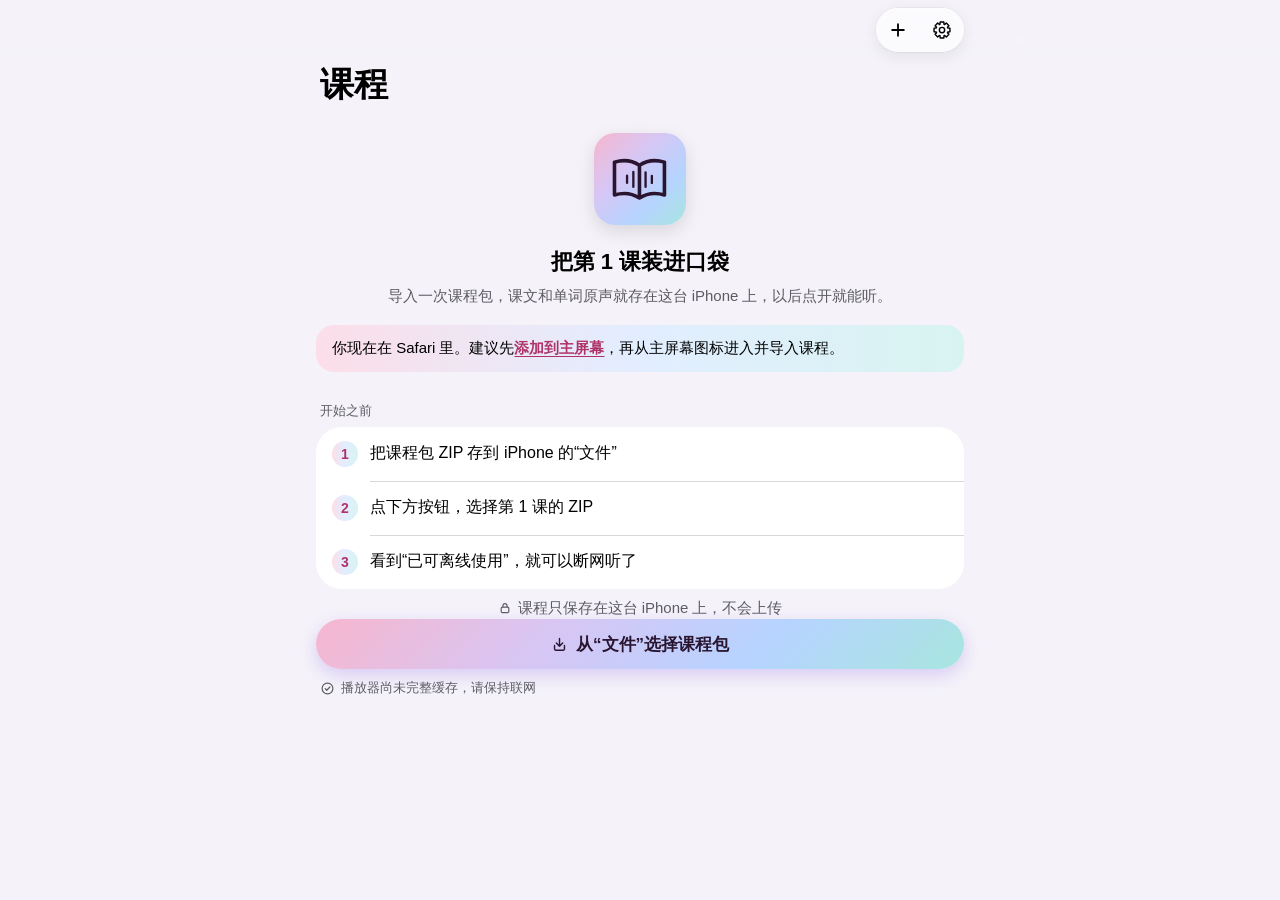
<file: index.html>
<!doctype html>
<html lang="zh-CN">
<head>
  <meta charset="utf-8">
  <meta name="viewport" content="width=device-width, initial-scale=1, viewport-fit=cover">
  <meta name="theme-color" content="#f5f3f9" media="(prefers-color-scheme: light)">
  <meta name="theme-color" content="#000000" media="(prefers-color-scheme: dark)">
  <meta name="apple-mobile-web-app-capable" content="yes">
  <meta name="apple-mobile-web-app-status-bar-style" content="default">
  <meta name="apple-mobile-web-app-title" content="日语随身听">
  <meta name="description" content="把课程留在手机里。首次导入，此后离线听日语。">
  <meta name="color-scheme" content="light dark">
  <link rel="manifest" href="./manifest.webmanifest">
  <link rel="apple-touch-icon" href="./icons/apple-touch-icon.png">
  <link rel="icon" type="image/svg+xml" href="./icon.svg">
  <link rel="stylesheet" href="./app.css">
  <title>日语随身听</title>
</head>
<body>
  <svg class="icon-defs" aria-hidden="true" xmlns="http://www.w3.org/2000/svg">
    <symbol id="i-play" viewBox="0 0 24 24"><path d="M7 4.6v14.8a1.1 1.1 0 0 0 1.7.93l11.6-7.4a1.1 1.1 0 0 0 0-1.86L8.7 3.67A1.1 1.1 0 0 0 7 4.6z" fill="currentColor"/></symbol>
    <symbol id="i-pause" viewBox="0 0 24 24"><rect x="6" y="4.5" width="4.2" height="15" rx="1.3" fill="currentColor"/><rect x="13.8" y="4.5" width="4.2" height="15" rx="1.3" fill="currentColor"/></symbol>
    <symbol id="i-forward" viewBox="0 0 24 24"><path d="M3 6.6v10.8a.8.8 0 0 0 1.25.66L12 12.9v4.5a.8.8 0 0 0 1.25.66l8.1-5.4a.8.8 0 0 0 0-1.32l-8.1-5.4A.8.8 0 0 0 12 6.6v4.5L4.25 5.94A.8.8 0 0 0 3 6.6z" fill="currentColor"/></symbol>
    <symbol id="i-next" viewBox="0 0 24 24"><path d="M5 5.6v12.8a.9.9 0 0 0 1.4.75l9.3-6.4a.9.9 0 0 0 0-1.5L6.4 4.85A.9.9 0 0 0 5 5.6z" fill="currentColor"/><rect x="17" y="5" width="2.6" height="14" rx="1.1" fill="currentColor"/></symbol>
    <symbol id="i-prev" viewBox="0 0 24 24"><path d="M19 5.6v12.8a.9.9 0 0 1-1.4.75l-9.3-6.4a.9.9 0 0 1 0-1.5l9.3-6.4A.9.9 0 0 1 19 5.6z" fill="currentColor"/><rect x="4.4" y="5" width="2.6" height="14" rx="1.1" fill="currentColor"/></symbol>
    <symbol id="i-back" viewBox="0 0 24 24"><path d="M15 5l-7 7 7 7" fill="none" stroke="currentColor" stroke-width="2.4" stroke-linecap="round" stroke-linejoin="round"/></symbol>
    <symbol id="i-down" viewBox="0 0 24 24"><path d="M5 9l7 7 7-7" fill="none" stroke="currentColor" stroke-width="2.4" stroke-linecap="round" stroke-linejoin="round"/></symbol>
    <symbol id="i-chevron" viewBox="0 0 24 24"><path d="M9 5l7 7-7 7" fill="none" stroke="currentColor" stroke-width="2.6" stroke-linecap="round" stroke-linejoin="round"/></symbol>
    <symbol id="i-close" viewBox="0 0 24 24"><path d="M6 6l12 12M18 6L6 18" fill="none" stroke="currentColor" stroke-width="2.6" stroke-linecap="round"/></symbol>
    <symbol id="i-plus" viewBox="0 0 24 24"><path d="M12 5v14M5 12h14" fill="none" stroke="currentColor" stroke-width="2.2" stroke-linecap="round"/></symbol>
    <symbol id="i-gear" viewBox="0 0 24 24"><path d="M9.62 5.1l.18-2.65h4.4l.18 2.65.82.34 1.99-1.75 3.12 3.12-1.75 1.99.34.82 2.65.18v4.4l-2.65.18-.34.82 1.75 1.99-3.12 3.12-1.99-1.75-.82.34-.18 2.65H9.8l-.18-2.65-.82-.34-1.99 1.75-3.12-3.12 1.75-1.99-.34-.82-2.65-.18V9.8l2.65-.18.34-.82-1.75-1.99 3.12-3.12 1.99 1.75z" fill="none" stroke="currentColor" stroke-width="1.7" stroke-linejoin="round"/><circle cx="12" cy="12" r="3.2" fill="none" stroke="currentColor" stroke-width="1.7"/></symbol>
    <symbol id="i-repeat" viewBox="0 0 24 24"><path d="M4 11V9.5A3.5 3.5 0 0 1 7.5 6H19M16 3l3 3-3 3M20 13v1.5a3.5 3.5 0 0 1-3.5 3.5H5M8 21l-3-3 3-3" fill="none" stroke="currentColor" stroke-width="2" stroke-linecap="round" stroke-linejoin="round"/></symbol>
    <symbol id="i-repeat-one" viewBox="0 0 24 24"><path d="M4 11V9.5A3.5 3.5 0 0 1 7.5 6H19M16 3l3 3-3 3M20 13v1.5a3.5 3.5 0 0 1-3.5 3.5H5M8 21l-3-3 3-3" fill="none" stroke="currentColor" stroke-width="2" stroke-linecap="round" stroke-linejoin="round"/><path d="M11 10.2l1.6-1v5.6" fill="none" stroke="currentColor" stroke-width="1.8" stroke-linecap="round" stroke-linejoin="round"/></symbol>
    <symbol id="i-once" viewBox="0 0 24 24"><path d="M3.5 12h13M12 7l5 5-5 5M20.5 5v14" fill="none" stroke="currentColor" stroke-width="2" stroke-linecap="round" stroke-linejoin="round"/></symbol>
    <symbol id="i-speaker" viewBox="0 0 24 24"><path d="M3.5 9.5h3l4.5-4v13l-4.5-4h-3z" fill="currentColor"/><path d="M15 9a4.5 4.5 0 0 1 0 6M18 6.5a8 8 0 0 1 0 11" fill="none" stroke="currentColor" stroke-width="1.9" stroke-linecap="round"/></symbol>
    <symbol id="i-import" viewBox="0 0 24 24"><path d="M12 3.5v11M7.5 10L12 14.5 16.5 10M5 13.5v5A1.5 1.5 0 0 0 6.5 20h11a1.5 1.5 0 0 0 1.5-1.5v-5" fill="none" stroke="currentColor" stroke-width="2" stroke-linecap="round" stroke-linejoin="round"/></symbol>
    <symbol id="i-check" viewBox="0 0 24 24"><circle cx="12" cy="12" r="8.6" fill="none" stroke="currentColor" stroke-width="1.9"/><path d="M8.3 12.3l2.5 2.5 5-5.2" fill="none" stroke="currentColor" stroke-width="1.9" stroke-linecap="round" stroke-linejoin="round"/></symbol>
    <symbol id="i-lock" viewBox="0 0 24 24"><rect x="5.5" y="10.5" width="13" height="9.5" rx="2" fill="none" stroke="currentColor" stroke-width="2"/><path d="M8.5 10.5V8a3.5 3.5 0 0 1 7 0v2.5" fill="none" stroke="currentColor" stroke-width="2"/></symbol>
    <symbol id="i-share" viewBox="0 0 24 24"><path d="M12 15V3.5M7.5 8L12 3.5 16.5 8M8 10.5H6.5A1.5 1.5 0 0 0 5 12v7a1.5 1.5 0 0 0 1.5 1.5h11A1.5 1.5 0 0 0 19 19v-7a1.5 1.5 0 0 0-1.5-1.5H16" fill="none" stroke="currentColor" stroke-width="2" stroke-linecap="round" stroke-linejoin="round"/></symbol>
    <symbol id="i-add" viewBox="0 0 24 24"><rect x="4" y="4" width="16" height="16" rx="4.5" fill="none" stroke="currentColor" stroke-width="1.9"/><path d="M12 8.5v7M8.5 12h7" fill="none" stroke="currentColor" stroke-width="1.9" stroke-linecap="round"/></symbol>
    <symbol id="i-headphones" viewBox="0 0 24 24"><path d="M4 15v-3a8 8 0 0 1 16 0v3" fill="none" stroke="currentColor" stroke-width="1.9" stroke-linecap="round"/><rect x="3.5" y="14" width="4.5" height="6.5" rx="1.6" fill="none" stroke="currentColor" stroke-width="1.9"/><rect x="16" y="14" width="4.5" height="6.5" rx="1.6" fill="none" stroke="currentColor" stroke-width="1.9"/></symbol>
    <symbol id="i-drive" viewBox="0 0 24 24"><rect x="3.5" y="7" width="17" height="10" rx="2.5" fill="none" stroke="currentColor" stroke-width="1.9"/><circle cx="7.5" cy="12" r="1.1" fill="currentColor"/></symbol>
    <symbol id="i-refresh" viewBox="0 0 24 24"><path d="M19 12a7 7 0 1 1-2.05-4.95M19 4.5V8h-3.5" fill="none" stroke="currentColor" stroke-width="1.9" stroke-linecap="round" stroke-linejoin="round"/></symbol>
    <symbol id="i-info" viewBox="0 0 24 24"><circle cx="12" cy="12" r="8.6" fill="none" stroke="currentColor" stroke-width="1.9"/><path d="M12 11v5.5" fill="none" stroke="currentColor" stroke-width="2" stroke-linecap="round"/><circle cx="12" cy="7.8" r="1.2" fill="currentColor"/></symbol>
    <symbol id="i-app" viewBox="0 0 512 512"><path d="M253 179c-45-29-91-31-139-17v183c48-14 94-12 139 17 45-29 91-31 139-17V162c-48-14-94-12-139 17Zm0 0v183" fill="none" stroke="currentColor" stroke-width="20" stroke-linejoin="round"/><path d="M184 238v39m35-60v82m34-94v105m34-91v80m35-60v39" fill="none" stroke="currentColor" stroke-width="13" stroke-linecap="round"/></symbol>
  </svg>

  <div id="library-view" class="view">
    <div class="nav-fade" aria-hidden="true"></div>
    <nav class="nav" aria-label="课程">
      <span></span>
      <div class="glass-pill">
        <button type="button" class="glass-icon import-trigger" aria-label="导入课程包"><svg><use href="#i-plus"/></svg></button>
        <button type="button" class="glass-icon" id="open-settings" aria-label="设置与帮助"><svg><use href="#i-gear"/></svg></button>
      </div>
    </nav>
    <main class="page">
      <h1 class="large-title">课程</h1>
      <section id="update-box" class="card update-card" aria-live="polite" hidden>
        <span class="round-icon" aria-hidden="true"><svg><use href="#i-import"/></svg></span>
        <span class="update-text"><strong>播放器有更新</strong><small id="update-message"></small></span>
        <button type="button" id="apply-update" class="pill-button">更新</button>
      </section>

      <section id="browser-setup" class="setup" aria-labelledby="setup-title" hidden>
        <div class="app-head">
          <span class="app-icon" aria-hidden="true"><svg><use href="#i-app"/></svg></span>
          <div><h2 id="setup-title">请在 Safari 中安装</h2><p id="setup-message">复制安装网址，在 Safari 中打开后添加到主屏幕。</p></div>
        </div>
        <div class="card copy-card">
          <label for="install-url">复制下面的网址，到 Safari 地址栏粘贴打开。</label>
          <div class="copy-row"><input id="install-url" type="url" readonly autocapitalize="off" spellcheck="false"><button type="button" id="copy-install-url" class="pill-button" data-copy-install>复制网址</button></div>
          <p id="copy-status" class="footnote" role="status" aria-live="polite"></p>
        </div>
        <h3 class="group-label">添加到主屏幕</h3>
        <ol class="card list steps">
          <li><span class="step-no" aria-hidden="true">1</span><span>点 Safari 的 <span class="inline-glyph"><svg role="img" aria-label="分享"><use href="#i-share"/></svg></span> 分享按钮</span></li>
          <li><span class="step-no" aria-hidden="true">2</span><span>选择 <span class="inline-glyph"><svg role="img" aria-label="添加"><use href="#i-add"/></svg></span>“添加到主屏幕”，并打开“作为 Web App 打开”</span></li>
          <li><span class="step-no" aria-hidden="true">3</span><span>回到主屏幕，从“日语随身听”图标进入，再导入课程包</span></li>
        </ol>
      </section>

      <section id="welcome" class="welcome" aria-labelledby="welcome-title" hidden>
        <span class="app-icon large" aria-hidden="true"><svg><use href="#i-app"/></svg></span>
        <h2 id="welcome-title">把第 1 课装进口袋</h2>
        <p>导入一次课程包，课文和单词原声就存在这台 iPhone 上，以后点开就能听。</p>
        <p id="welcome-install" class="hint-card" hidden>你现在在 Safari 里。建议先<button type="button" class="link-button" data-open-help>添加到主屏幕</button>，再从主屏幕图标进入并导入课程。</p>
        <h3 class="group-label">开始之前</h3>
        <ol class="card list steps">
          <li><span class="step-no" aria-hidden="true">1</span><span>把课程包 ZIP 存到 iPhone 的“文件”</span></li>
          <li><span class="step-no" aria-hidden="true">2</span><span>点下方按钮，选择第 1 课的 ZIP</span></li>
          <li><span class="step-no" aria-hidden="true">3</span><span>看到“已可离线使用”，就可以断网听了</span></li>
        </ol>
        <p class="lock-note"><svg aria-hidden="true"><use href="#i-lock"/></svg>课程只保存在这台 iPhone 上，不会上传</p>
        <button type="button" class="primary-button import-trigger"><svg aria-hidden="true"><use href="#i-import"/></svg>从“文件”选择课程包</button>
      </section>

      <section id="continue-card" class="card continue" aria-label="继续学习" hidden>
        <button type="button" id="continue-open" class="continue-open">
          <span class="tile tile-grad" id="continue-tile" aria-hidden="true"></span>
          <span class="row-text"><small class="accent-text" id="continue-eyebrow"></small><strong lang="ja" id="continue-title"></strong><small id="continue-detail"></small></span>
        </button>
        <button type="button" id="continue-play" class="round-play" aria-label="继续播放"><svg><use href="#i-play"/></svg></button>
      </section>

      <div id="course-head" class="section-head" hidden><h2>大家的日本语 初级 1</h2><p id="course-count"></p></div>
      <div id="lesson-list" class="card list" aria-label="已导入的课程"></div>
      <p class="status-line" id="library-status-line"><svg aria-hidden="true"><use href="#i-check"/></svg><span id="library-status">正在检查离线状态…</span></p>

      <div id="pending" hidden>
        <h2 class="small-head">待导入</h2>
        <div class="card row pending-row">
          <span class="tile tile-muted" aria-hidden="true" id="pending-tile"></span>
          <span class="row-text"><strong id="pending-title"></strong><small id="pending-detail"></small></span>
          <button type="button" class="pill-button soft import-trigger">导入</button>
        </div>
        <p class="footnote">每课一个 ZIP 课程包，只在本机读取，不会上传。</p>
      </div>
    </main>
  </div>

  <div id="lesson-view" class="view" hidden>
    <div class="nav-fade" aria-hidden="true"></div>
    <nav class="nav" aria-label="单课">
      <button type="button" id="back-button" class="glass-icon solo" aria-label="返回课程"><svg><use href="#i-back"/></svg></button>
      <div class="segmented glass-pill" role="group" aria-label="学习内容">
        <button type="button" id="show-text" aria-pressed="true">课文</button>
        <button type="button" id="show-vocabulary" aria-pressed="false">单词</button>
      </div>
      <button type="button" class="glass-icon solo aa-button" data-open-display aria-label="显示与播放设置"><span class="aa"><small>A</small>A</span></button>
    </nav>
    <main class="page">
      <header class="lesson-head">
        <p class="eyebrow" id="lesson-kicker"></p>
        <h1 id="lesson-title" lang="ja"></h1>
        <p class="meta" id="lesson-meta"></p>
      </header>
      <div id="text-panel">
        <div class="cta-row">
          <button type="button" id="play-all" class="primary-button"><svg aria-hidden="true"><use href="#i-play"/></svg><span>播放本课</span></button>
          <button type="button" id="mode-repeat-start" class="secondary-button"><svg aria-hidden="true"><use href="#i-repeat"/></svg><span>整课循环</span></button>
        </div>
        <div id="learning-sections"></div>
      </div>
      <section id="vocabulary-panel" aria-labelledby="vocabulary-title" hidden>
        <h2 id="vocabulary-title" class="sr-only">本课单词</h2>
        <p class="meta panel-meta"><span id="vocabulary-count"></span> <span id="vocabulary-hint"></span></p>
        <div id="vocabulary-update" class="card notice-card" hidden><p id="vocabulary-update-message"></p><button type="button" class="pill-button soft import-trigger">重新选择课程包</button></div>
        <div id="vocabulary-list" class="card list" aria-label="单词点读列表"></div>
        <p class="footnote">单词原声与课文分开播放，不参与整课连播。</p>
      </section>
    </main>
  </div>

  <div id="mini-player" class="mini glass" hidden>
    <button type="button" id="mini-open" class="mini-open">
      <span class="tile tile-grad small" id="mini-tile" aria-hidden="true"></span>
      <span class="mini-text"><strong id="mini-title" lang="ja"></strong><small id="mini-subtitle"></small></span>
    </button>
    <button type="button" id="mini-play" class="mini-button" aria-label="播放"><svg><use href="#i-play"/></svg></button>
    <button type="button" id="mini-next" class="mini-button" aria-label="下一组"><svg><use href="#i-forward"/></svg></button>
  </div>

  <dialog id="now-playing" class="np" aria-label="正在播放">
    <div class="np-inner">
      <span class="np-grabber" aria-hidden="true"></span>
      <header class="np-head">
        <button type="button" id="np-close" class="np-glass" aria-label="收起正在播放"><svg><use href="#i-down"/></svg></button>
        <div class="np-title"><strong id="now-title"></strong><small id="now-detail" lang="ja"></small></div>
        <button type="button" class="np-glass aa-button" data-open-display aria-label="显示与播放设置"><span class="aa"><small>A</small>A</span></button>
      </header>
      <section id="np-lyrics" class="np-lyrics" aria-label="轻点一句，从这句开始播放"></section>
      <div class="np-progress">
        <div class="np-bars" id="np-bars" aria-hidden="true"></div>
        <label for="seek" class="sr-only">播放进度</label>
        <input id="seek" type="range" min="0" max="100" value="0" step="0.1" aria-valuetext="0分0秒">
        <div class="np-times"><span id="elapsed">0:00</span><span id="track-count"></span><span id="duration">0:00</span></div>
      </div>
      <div class="np-transport">
        <button type="button" id="previous" class="np-button" aria-label="上一组音频"><svg><use href="#i-prev"/></svg></button>
        <button type="button" id="play" class="np-button big" aria-label="播放"><svg><use href="#i-play"/></svg></button>
        <button type="button" id="next" class="np-button" aria-label="下一组音频"><svg><use href="#i-next"/></svg></button>
      </div>
      <div class="np-modes mode-group" role="group" aria-label="播放方式">
        <button type="button" data-mode="lesson" aria-pressed="true"><svg aria-hidden="true"><use href="#i-once"/></svg>播放一次</button>
        <button type="button" data-mode="single" aria-pressed="false"><svg aria-hidden="true"><use href="#i-repeat-one"/></svg>当前循环</button>
        <button type="button" data-mode="repeat" aria-pressed="false"><svg aria-hidden="true"><use href="#i-repeat"/></svg>整课循环</button>
      </div>
      <p class="np-hint" data-mode-hint role="status"></p>
    </div>
  </dialog>

  <dialog id="display-sheet" class="sheet floating" aria-labelledby="display-title">
    <div class="sheet-inner">
      <span class="grabber" aria-hidden="true"></span>
      <div class="sheet-head"><h2 id="display-title">显示与播放</h2><button type="button" class="close-button" data-close aria-label="关闭"><svg><use href="#i-close"/></svg></button></div>
      <div class="card list">
        <div class="row setting-row">
          <span class="row-text"><span>假名</span><small>汉字上方显示读音，关掉可以自测</small></span>
          <button type="button" role="switch" id="furigana" class="switch" aria-checked="true" aria-label="假名"></button>
        </div>
        <div class="row setting-row">
          <span class="row-text"><span>中文译文</span><small>课文和单词下方显示中文</small></span>
          <button type="button" role="switch" id="bilingual" class="switch" aria-checked="true" aria-label="中文译文"></button>
        </div>
        <div class="row size-row">
          <div class="size-head"><span>日文字号</span><small id="size-name"></small></div>
          <div class="size-control">
            <span lang="ja" class="size-glyph small" aria-hidden="true">あ</span>
            <div class="size-track" role="group" aria-label="日文字号" id="size-steps"></div>
            <span lang="ja" class="size-glyph large" aria-hidden="true">あ</span>
          </div>
        </div>
      </div>
      <h3 class="group-label">播放完当前内容后</h3>
      <div class="sheet-modes mode-group" role="group" aria-label="播放方式">
        <button type="button" data-mode="lesson" aria-pressed="true">播放一次</button>
        <button type="button" data-mode="single" aria-pressed="false">当前循环</button>
        <button type="button" data-mode="repeat" aria-pressed="false">整课循环</button>
      </div>
      <p class="footnote" id="playback-mode-hint" data-mode-hint role="status"></p>
    </div>
  </dialog>

  <dialog id="settings-sheet" class="sheet full" aria-labelledby="settings-title">
    <div class="sheet-inner">
      <div class="sheet-bar"><h2 id="settings-title">设置</h2><button type="button" class="done-button" data-close>完成</button></div>
      <h3 class="group-label">课程</h3>
      <div class="card list">
        <button type="button" class="row nav-row import-trigger"><svg class="row-icon" aria-hidden="true"><use href="#i-import"/></svg><span class="row-label">导入课程包</span><small>从“文件”选择 ZIP</small><svg class="chevron" aria-hidden="true"><use href="#i-chevron"/></svg></button>
        <div class="row nav-row"><svg class="row-icon" aria-hidden="true"><use href="#i-check"/></svg><span class="row-label">离线状态</span><small id="offline-status">检查中</small></div>
      </div>
      <p class="footnote">每课一个 ZIP 课程包，只在本机读取，不会上传。同一课再次导入，会替换旧版本。</p>
      <h3 class="group-label">帮助</h3>
      <div class="card list">
        <button type="button" class="row nav-row" data-open-help><svg class="row-icon" aria-hidden="true"><use href="#i-add"/></svg><span class="row-label">添加到主屏幕</span><svg class="chevron" aria-hidden="true"><use href="#i-chevron"/></svg></button>
        <button type="button" class="row nav-row" data-open-help="media"><svg class="row-icon" aria-hidden="true"><use href="#i-headphones"/></svg><span class="row-label">锁屏与耳机控制</span><svg class="chevron" aria-hidden="true"><use href="#i-chevron"/></svg></button>
      </div>
      <h3 class="group-label">存储</h3>
      <div class="card list">
        <div class="row nav-row"><svg class="row-icon" aria-hidden="true"><use href="#i-drive"/></svg><span class="row-label">本机存储</span><small id="storage-state">—</small></div>
      </div>
      <p class="footnote" id="storage-note">请保留原课程包备份。系统清理网站数据后，需要重新导入。</p>
      <h3 class="group-label">播放器</h3>
      <div class="card list">
        <a class="row nav-row" href="./update/"><svg class="row-icon" aria-hidden="true"><use href="#i-refresh"/></svg><span class="row-label">检查更新 / 修复安装</span><svg class="chevron" aria-hidden="true"><use href="#i-chevron"/></svg></a>
        <div class="row nav-row"><svg class="row-icon" aria-hidden="true"><use href="#i-info"/></svg><span class="row-label">版本</span><small id="app-version">3.0.1</small></div>
      </div>
      <p class="footnote center">日语随身听 点读版 · 官方原声，本机播放</p>
    </div>
  </dialog>

  <dialog id="help-dialog" class="sheet full" aria-labelledby="help-title">
    <div class="sheet-inner">
      <div class="sheet-bar"><h2 id="help-title">安装与使用</h2><button type="button" id="close-help" class="done-button" data-close>完成</button></div>
      <h3 class="group-label">装进口袋，随时听</h3>
      <ol class="card list steps">
        <li><span class="step-no" aria-hidden="true">1</span><span><strong>先添加到主屏幕</strong>在 Safari 的 <span class="inline-glyph"><svg role="img" aria-label="分享"><use href="#i-share"/></svg></span> 分享菜单里，选择“添加到主屏幕”，开启“作为 Web App 打开”。</span></li>
        <li><span class="step-no" aria-hidden="true">2</span><span><strong>从主屏幕打开，再导入</strong>先把课程包 ZIP 保存到 iPhone“文件”，然后从本 App 选择它。课程只保存在这台设备上。</span></li>
        <li><span class="step-no" aria-hidden="true">3</span><span><strong>确认“已可离线使用”</strong>完成后可断网播放。若清除网站数据或重新安装，请重新导入原课程包。</span></li>
      </ol>
      <p id="install-context" class="footnote"></p>
      <h3 class="group-label" id="help-media">锁屏与耳机控制</h3>
      <div class="card text-card"><p>想锁屏连续听：先点「播放本课」或「整课循环」，开始播放后再锁屏。播放中可以用锁屏和耳机暂停、继续、切换上一组和下一组。</p><p>暂停超过几秒后（包括单句、单词播完自动停下），iOS 会把锁屏播放键交给「音乐」等其他播放 App，这是 iOS 对主屏幕网页 App 的限制。这时请回到日语随身听里点播放；单句和单词点读也建议在 App 里进行。</p></div>
      <button type="button" class="primary-button import-trigger help-import"><svg aria-hidden="true"><use href="#i-import"/></svg>选择课程包</button>
      <p class="footnote center version-label">日语随身听 点读版 3.0 · 官方原声，本机播放</p>
    </div>
  </dialog>

  <div id="notice" class="toast glass" role="status" aria-live="polite" popover="manual" hidden></div>
  <div id="error-box" class="error-banner" role="alert" popover="manual" hidden>
    <strong>暂时无法完成</strong><p id="error-message"></p><button type="button" id="dismiss-error" class="text-button">知道了</button>
  </div>

  <input id="package-file" type="file" accept=".zip,application/zip,application/x-zip-compressed" hidden>
  <audio id="audio" preload="auto"></audio>
  <noscript>此播放器需要启用 JavaScript，才能在本机导入和播放课程。</noscript>
  <script type="module" src="./app.js"></script>
</body>
</html>
</file>
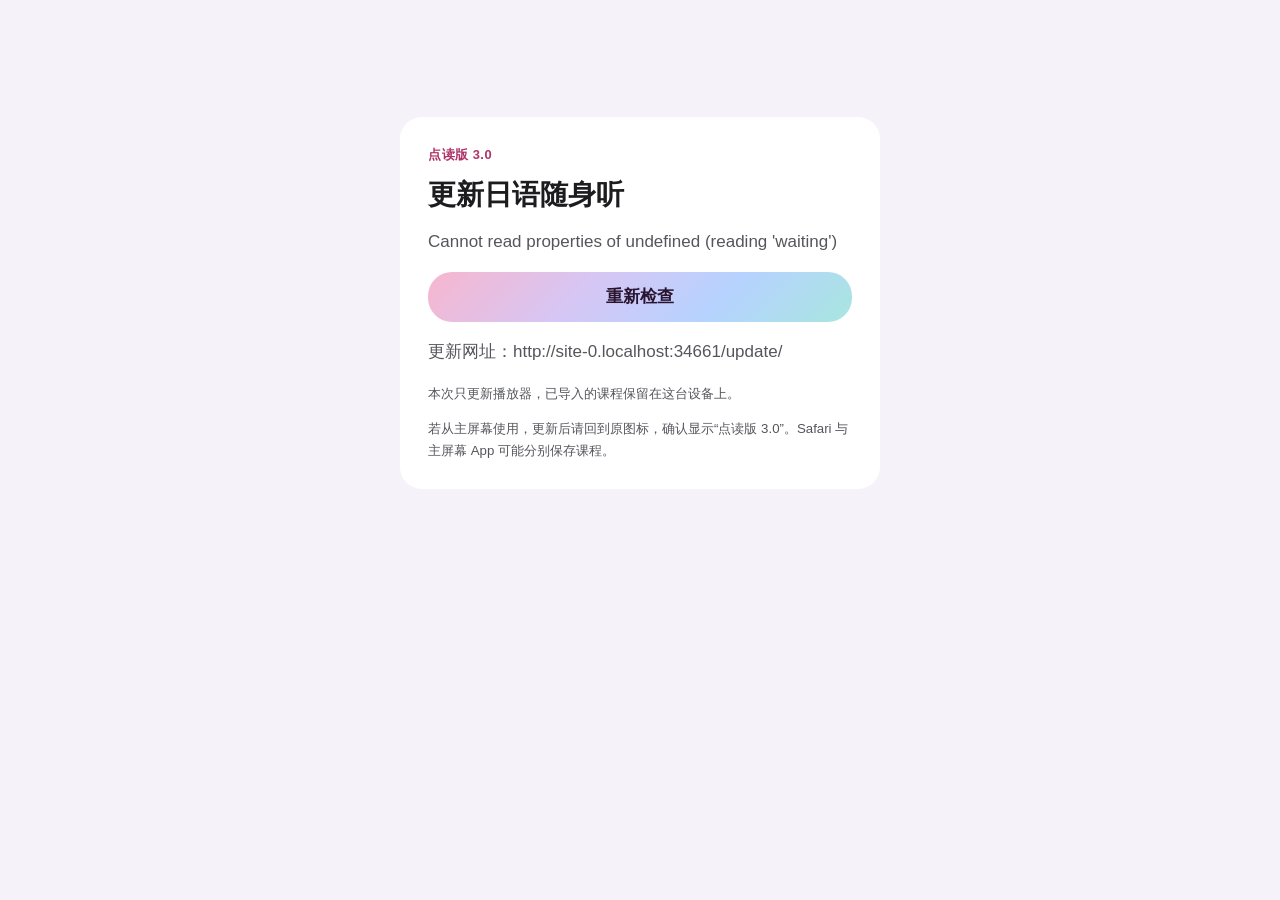
<file: update/index.html>
<!doctype html>
<html lang="zh-CN">
<head>
  <meta charset="utf-8">
  <meta name="viewport" content="width=device-width, initial-scale=1, viewport-fit=cover">
  <meta name="theme-color" content="#f5f3f9">
  <link rel="stylesheet" href="/update/app.css?v=3.0.1">
  <link rel="icon" href="/icon.svg">
  <link rel="manifest" href="/manifest.webmanifest">
  <title>更新日语随身听 · 点读版 3.0</title>
</head>
<body>
  <main><h1>更新日语随身听</h1><p>正在准备点读版 3.0…</p></main>
  <script type="module" src="/update/app.js?v=3.0.1"></script>
</body>
</html>
</file>
<file: app.css>
/* 日语随身听 3.0 · 樱色晨雾。1rem = iOS 正文字号（默认 17pt），随系统字号缩放。 */
:root {
  color-scheme: light dark;
  --bg: #f5f3f9; --card: #fff; --card2: #fff; --fill: rgba(118, 118, 128, .12);
  --label: #000; --label2: #5c5c63; --sep: rgba(60, 60, 67, .2);
  --accent: #ae3468; --danger: #c4322d; --on-grad: #2a1530;
  --grad: linear-gradient(135deg, #f7b6ce 0%, #d7c6f4 36%, #b6d3ff 68%, #a8e6df 100%);
  --ctrl: linear-gradient(90deg, #c4528a 0%, #9a6fd0 36%, #4e8ccb 68%, #2f8f8a 100%);
  --soft: linear-gradient(90deg, rgba(247, 182, 206, .45), rgba(182, 211, 255, .4), rgba(168, 230, 223, .45));
  --glass: rgba(255, 255, 255, .62); --glass-hi: rgba(255, 255, 255, .95); --glass-edge: rgba(0, 0, 0, .07);
  --shadow: 0 10px 36px rgba(0, 0, 0, .14); --glow: 0 6px 18px rgba(190, 170, 240, .55);
  --seg-sel: #fff; --off: rgba(120, 120, 128, .2); --sheet: rgba(245, 243, 249, .9); --sheet-bg: #f5f3f9;
  --np-bg: radial-gradient(85% 55% at 12% 6%, #f6bcd3 0%, transparent 70%), radial-gradient(75% 55% at 96% 40%, #bcd4ff 0%, transparent 70%), radial-gradient(90% 60% at 22% 100%, #b4ebe4 0%, transparent 72%), #eee8f6;
  --np-fg: #1e1424; --np-dim: rgba(30, 20, 36, .72); --np-sub: rgba(30, 20, 36, .78); --np-zh: rgba(30, 20, 36, .85);
  --np-bar: rgba(30, 20, 36, .85); --np-bar-off: rgba(30, 20, 36, .18); --np-glass: rgba(255, 255, 255, .5); --np-glass-hi: rgba(255, 255, 255, .9); --np-mode-sel: rgba(255, 255, 255, .9);
  --ui: -apple-system, BlinkMacSystemFont, "SF Pro Text", "PingFang SC", "Noto Sans SC", "Helvetica Neue", sans-serif;
  --ja: "Hiragino Sans", "Hiragino Kaku Gothic ProN", -apple-system, "Noto Sans JP", "Yu Gothic", sans-serif;
  --ja-size: 1.176rem;
  --safe-top: env(safe-area-inset-top, 0px); --safe-bottom: env(safe-area-inset-bottom, 0px);
  font-family: var(--ui); font-size: 17px; -webkit-text-size-adjust: 100%;
}
@media (hover: none) and (pointer: coarse) { @supports (font: -apple-system-body) { :root { font: -apple-system-body; font-family: var(--ui); } } }
@media (prefers-color-scheme: dark) {
  :root {
    --bg: #000; --card: #1c1c1e; --card2: #2c2c2e; --fill: rgba(120, 120, 128, .24);
    --label: #fff; --label2: #a0a0a7; --sep: rgba(84, 84, 88, .65);
    --accent: #ffb0ce; --danger: #ff7b72;
    --soft: linear-gradient(90deg, rgba(247, 182, 206, .2), rgba(182, 211, 255, .16), rgba(168, 230, 223, .2));
    --glass: rgba(40, 40, 44, .62); --glass-hi: rgba(255, 255, 255, .16); --glass-edge: rgba(255, 255, 255, .1);
    --shadow: 0 10px 36px rgba(0, 0, 0, .55); --glow: none;
    --seg-sel: rgba(255, 255, 255, .16); --off: rgba(120, 120, 128, .36); --sheet: rgba(28, 28, 30, .9); --sheet-bg: #1c1c1e;
    --np-bg: radial-gradient(85% 55% at 12% 6%, #5b2342 0%, transparent 70%), radial-gradient(75% 55% at 96% 40%, #27396f 0%, transparent 70%), radial-gradient(90% 60% at 22% 100%, #124440 0%, transparent 72%), #151022;
    --np-fg: #fff; --np-dim: rgba(255, 255, 255, .64); --np-sub: rgba(255, 255, 255, .7); --np-zh: rgba(255, 255, 255, .85);
    --np-bar: rgba(255, 255, 255, .85); --np-bar-off: rgba(255, 255, 255, .25); --np-glass: rgba(255, 255, 255, .14); --np-glass-hi: rgba(255, 255, 255, .3); --np-mode-sel: rgba(255, 255, 255, .24);
  }
}
*, *::before, *::after { box-sizing: border-box; }
body { margin: 0; background: var(--bg); color: var(--label); -webkit-font-smoothing: antialiased; }
button, input { font: inherit; color: inherit; }
button { cursor: pointer; -webkit-tap-highlight-color: transparent; touch-action: manipulation; }
button:disabled { cursor: default; }
:focus-visible { outline: 3px solid var(--accent); outline-offset: 3px; }
[hidden] { display: none !important; }
svg { width: 1.2rem; height: 1.2rem; flex: none; display: block; }
button svg { pointer-events: none; }
.icon-defs { position: absolute; width: 0; height: 0; overflow: hidden; }
.sr-only { position: absolute; width: 1px; height: 1px; margin: -1px; padding: 0; overflow: hidden; clip: rect(0, 0, 0, 0); white-space: nowrap; border: 0; }
[lang="ja"] { font-family: var(--ja); }

/* Frame: floating glass navigation over a document-scrolled page. */
.view { min-height: 100dvh; }
.page { max-width: 680px; margin: 0 auto; padding: calc(var(--safe-top) + 60px) max(16px, env(safe-area-inset-right)) calc(var(--safe-bottom) + 118px) max(16px, env(safe-area-inset-left)); }
.nav-fade { position: fixed; z-index: 10; inset: 0 0 auto; height: calc(var(--safe-top) + 64px); background: linear-gradient(var(--bg) 55%, transparent); pointer-events: none; }
.nav { position: fixed; z-index: 20; top: calc(var(--safe-top) + 8px); left: 50%; transform: translateX(-50%); width: min(100% - 32px, 648px); height: 44px; display: flex; align-items: center; justify-content: space-between; gap: 8px; }
.glass-pill, .glass-icon.solo, .done-button, .glass { background: var(--glass); -webkit-backdrop-filter: blur(20px) saturate(180%); backdrop-filter: blur(20px) saturate(180%); box-shadow: inset 0 .5px 0 var(--glass-hi), 0 0 0 .5px var(--glass-edge), 0 4px 16px rgba(0, 0, 0, .08); }
.glass-pill { display: flex; height: 44px; border-radius: 22px; }
.glass-icon { width: 44px; height: 44px; border: 0; padding: 0; border-radius: 22px; background: transparent; color: var(--label); display: grid; place-items: center; }
.glass-icon svg { width: 20px; height: 20px; }
.aa { display: flex; align-items: baseline; gap: 1px; font-size: 19px; font-weight: 600; line-height: 1; }
.aa small { font-size: 13px; }
.segmented { padding: 4px; }
.segmented button { min-width: 76px; height: 36px; border: 0; border-radius: 18px; background: transparent; font-size: .882rem; }
.segmented button[aria-pressed="true"] { background: var(--seg-sel); font-weight: 600; box-shadow: 0 1px 4px rgba(0, 0, 0, .1); }

/* Shared surfaces */
.card { background: var(--card); border-radius: 26px; }
.list { overflow: hidden; }
.list > * { position: relative; }
.list > * + *::before { content: ""; position: absolute; top: 0; right: 0; left: var(--sep-left, 16px); height: .5px; background: var(--sep); }
.row { display: flex; align-items: center; gap: 12px; }
.row-text { flex: 1; min-width: 0; display: flex; flex-direction: column; gap: 2px; text-align: left; }
.row-text strong, .row-text > span { font-size: 1rem; line-height: 1.3; font-weight: 400; }
.row-text small { font-size: .765rem; line-height: 1.38; color: var(--label2); }
.large-title { margin: 4px 4px 0; font-size: 2rem; line-height: 1.2; font-weight: 700; }
.section-head { margin: 28px 4px 10px; }
.section-head h2 { margin: 0; font-size: 1.294rem; line-height: 1.27; font-weight: 700; }
.section-head p { margin: 2px 0 0; font-size: .765rem; color: var(--label2); }
.small-head { margin: 30px 4px 8px; font-size: 1rem; font-weight: 600; }
.group-label { margin: 22px 4px 7px; font-size: .765rem; line-height: 1.38; font-weight: 400; color: var(--label2); }
.footnote { margin: 8px 4px 0; font-size: .765rem; line-height: 1.45; color: var(--label2); text-wrap: pretty; }
.footnote.center { text-align: center; }
.accent-text { color: var(--accent) !important; font-weight: 600; }
.tile { width: 44px; height: 44px; flex: none; border-radius: 12px; display: grid; place-items: center; font-size: 1.118rem; font-weight: 700; font-variant-numeric: tabular-nums; color: var(--on-grad); }
.tile-grad { background: var(--grad); }
.tile-muted { background: var(--fill); color: var(--label2); font-size: .882rem; }
.tile.small { border-radius: 11px; }
.pill-button { min-height: 44px; padding: 0 16px; border: 0; border-radius: 22px; background: var(--grad); color: var(--on-grad); font-size: .882rem; font-weight: 600; flex: none; }
.pill-button.soft { background: var(--soft), var(--card); color: var(--accent); }
.primary-button, .secondary-button { min-height: 50px; padding: 0 16px; border: 0; border-radius: 25px; display: flex; align-items: center; justify-content: center; gap: 8px; font-size: 1rem; font-weight: 600; }
.primary-button { background: var(--grad); color: var(--on-grad); box-shadow: var(--glow); }
.primary-button svg, .secondary-button svg { width: 17px; height: 17px; }
.secondary-button { background: var(--card); color: var(--accent); }
.primary-button:disabled, .pill-button:disabled { opacity: .55; }
.text-button, .link-button { border: 0; background: none; padding: 0; color: var(--accent); font-weight: 600; }
.text-button { min-height: 44px; }
.link-button { text-decoration: underline; text-underline-offset: 3px; }
.round-play { width: 48px; height: 48px; flex: none; border: 0; padding: 0; border-radius: 24px; background: var(--grad); color: var(--on-grad); display: grid; place-items: center; box-shadow: var(--glow); }
.round-play svg { width: 20px; height: 20px; }
.round-icon { width: 36px; height: 36px; flex: none; border-radius: 18px; background: var(--soft); color: var(--accent); display: grid; place-items: center; }
.steps { list-style: none; margin: 0; padding: 0; }
.steps li { display: flex; gap: 12px; padding: 14px 16px; font-size: .941rem; line-height: 1.45; --sep-left: 54px; }
.steps strong { display: block; font-weight: 600; margin-bottom: 2px; }
.step-no { width: 26px; height: 26px; flex: none; border-radius: 13px; background: var(--soft), var(--card); color: var(--accent); font-size: .824rem; font-weight: 700; display: grid; place-items: center; }
.inline-glyph { display: inline-grid; place-items: center; width: 26px; height: 22px; vertical-align: -5px; border-radius: 6px; background: var(--fill); color: var(--accent); }
.inline-glyph svg { width: 16px; height: 16px; }
.app-icon { width: 64px; height: 64px; flex: none; border-radius: 15px; background: var(--grad); color: var(--on-grad); display: grid; place-items: center; box-shadow: 0 6px 18px rgba(0, 0, 0, .12); }
.app-icon svg { width: 100%; height: 100%; }
.app-icon.large { width: 92px; height: 92px; border-radius: 21px; }

/* Library */
.update-card { margin-top: 14px; padding: 14px 14px 14px 16px; display: flex; align-items: center; gap: 12px; }
.update-text { flex: 1; min-width: 0; display: flex; flex-direction: column; gap: 1px; }
.update-text strong { font-size: 1rem; font-weight: 600; }
.update-text small { font-size: .765rem; line-height: 1.38; color: var(--label2); }
.continue { margin-top: 14px; padding: 16px; display: flex; align-items: center; gap: 12px; }
.continue-open { flex: 1; min-width: 0; display: flex; align-items: center; gap: 14px; min-height: 56px; padding: 0; border: 0; background: none; text-align: left; }
.continue .tile { width: 56px; height: 56px; border-radius: 14px; font-size: 1.529rem; }
.continue strong { font-size: 1rem; line-height: 1.3; font-weight: 600; word-break: keep-all; overflow-wrap: anywhere; }
.lesson-row { width: 100%; min-height: 64px; padding: 10px 14px 10px 16px; border: 0; background: none; --sep-left: 72px; }
.lesson-row strong { word-break: keep-all; overflow-wrap: anywhere; }
.lesson-row .chevron, .nav-row .chevron { width: 13px; height: 13px; color: var(--label2); opacity: .75; }
.lesson-row.legacy .tile { background: var(--fill); color: var(--label2); }
.status-line { margin: 10px 4px 0; display: flex; align-items: center; gap: 6px; font-size: .765rem; color: var(--label2); }
.status-line svg { width: 15px; height: 15px; }
.pending-row { min-height: 64px; padding: 10px 12px 10px 16px; }
.welcome { margin-top: 28px; display: flex; flex-direction: column; align-items: center; text-align: center; }
.welcome h2 { margin: 22px 0 0; font-size: 1.294rem; font-weight: 700; }
.welcome > p { margin: 8px 12px 0; font-size: .882rem; line-height: 1.5; color: var(--label2); text-wrap: pretty; }
.welcome .group-label, .welcome .steps { align-self: stretch; text-align: left; }
.welcome .group-label { margin-top: 30px; }
.hint-card { align-self: stretch; margin: 18px 0 0 !important; padding: 12px 16px; border-radius: 18px; background: var(--soft), var(--card); color: var(--label) !important; text-align: left; }
.lock-note { margin: 28px 0 12px; display: flex; align-items: center; gap: 6px; font-size: .765rem; color: var(--label2); }
.lock-note svg { width: 14px; height: 14px; }
.welcome .primary-button { align-self: stretch; }
.setup { margin-top: 14px; }
.app-head { display: flex; align-items: center; gap: 14px; }
.app-head h2 { margin: 0; font-size: 1.294rem; font-weight: 700; }
.app-head p { margin: 2px 0 0; font-size: .882rem; line-height: 1.45; color: var(--label2); }
.copy-card { margin-top: 18px; padding: 14px 16px 12px; }
.copy-card label { font-size: .882rem; color: var(--label2); }
.copy-row { display: flex; gap: 8px; margin-top: 10px; }
.copy-row input { flex: 1; min-width: 0; height: 44px; padding: 0 12px; border: 0; border-radius: 12px; background: var(--fill); font-size: 16px; }

/* Lesson */
.lesson-head { padding: 0 4px; }
.eyebrow { margin: 6px 0 0; font-size: .882rem; font-weight: 600; color: var(--accent); }
.lesson-head h1 { margin: 2px 0 0; font-size: 1.647rem; line-height: 1.4; font-weight: 700; word-break: keep-all; overflow-wrap: anywhere; }
.meta { margin: 4px 0 0; font-size: .882rem; line-height: 1.4; color: var(--label2); font-variant-numeric: tabular-nums; }
.cta-row { display: grid; grid-template-columns: repeat(2, minmax(0, 1fr)); gap: 12px; margin-top: 16px; }
.group-head { display: flex; align-items: center; gap: 10px; margin: 26px 0 6px 4px; }
.group-head h2 { margin: 0; font-size: 1.294rem; font-weight: 700; }
.group-meta { font-size: .882rem; color: var(--label2); font-variant-numeric: tabular-nums; }
.group-play { margin-left: auto; width: 44px; height: 44px; flex: none; border: 0; padding: 0; border-radius: 22px; background: var(--card); color: var(--accent); display: grid; place-items: center; }
.group-play svg { width: 15px; height: 15px; }
.group-play.active { background: var(--grad); color: var(--on-grad); }
.sentence-row, .word-row { width: 100%; min-height: 56px; display: flex; gap: 10px; padding: 12px 14px 12px 16px; border: 0; background: transparent; text-align: left; }
.sentence-row { align-items: baseline; }
.sentence-list.numbered { --sep-left: 46px; }
.sentence-row.pair-start { padding-bottom: 4px; }
.sentence-row.pair-follow { padding-top: 6px; }
.sentence-list > .pair-follow::before { display: none; }
.sentence-mark { width: 20px; flex: none; font-size: .882rem; font-weight: 600; color: var(--label2); font-variant-numeric: tabular-nums; }
.sentence-content, .word-content { flex: 1; min-width: 0; display: block; }
.speaker { display: block; font-size: .706rem; line-height: 1.35; font-weight: 600; color: var(--label2); }
.ja { display: block; font-size: var(--ja-size); line-height: 1.75; overflow-wrap: anywhere; }
.phrase { white-space: nowrap; }
rt { font-size: .55em; font-weight: 400; color: var(--label2); letter-spacing: 0; }
.furigana-off rt { display: none; }
.zh { display: block; margin-top: 2px; font-size: .882rem; line-height: 1.42; color: var(--label2); overflow-wrap: anywhere; }
.japanese-only .zh, .japanese-only .word-zh, .japanese-only .line-note { display: none; }
.line-note { display: flex; gap: 8px; margin-top: 8px; padding: 8px 10px; border-radius: 12px; background: var(--fill); font-size: .765rem; line-height: 1.4; color: var(--label2); }
.line-note b { flex: none; font-weight: 600; }
.now-icon { display: none; width: 20px; height: 20px; color: var(--accent); align-self: center; }
.current-sentence { background: var(--soft); }
.current-sentence .now-icon { display: block; }
.current-sentence .sentence-mark, .current-sentence .speaker { color: var(--accent); }
.panel-meta { margin: 6px 4px 18px; }
.word-row { align-items: center; padding-top: 10px; padding-bottom: 10px; }
.word-ja { display: block; font-size: var(--ja-size); line-height: 1.7; font-weight: 500; overflow-wrap: anywhere; }
.word-reading { display: block; font-size: .882rem; color: var(--label2); }
.word-zh { display: block; margin-top: 1px; font-size: .882rem; line-height: 1.42; color: var(--label2); overflow-wrap: anywhere; }
.word-row.current-sentence .word-ja { color: var(--accent); }
.word-row:disabled { cursor: default; }
.word-status { flex: none; padding: 4px 10px; border-radius: 12px; background: var(--fill); font-size: .765rem; color: var(--label2); }
.notice-card { padding: 14px 16px; margin-bottom: 14px; }
.notice-card p { margin: 0 0 10px; font-size: .882rem; line-height: 1.5; color: var(--label2); }

/* Floating mini player */
.mini { position: fixed; z-index: 30; left: 50%; transform: translateX(-50%); bottom: calc(var(--safe-bottom) + 10px); width: min(100% - 24px, 656px); height: 62px; border-radius: 31px; display: flex; align-items: center; gap: 2px; padding: 0 6px 0 9px; box-shadow: inset 0 .5px 0 var(--glass-hi), 0 0 0 .5px var(--glass-edge), var(--shadow); }
.mini-open { flex: 1; min-width: 0; min-height: 48px; display: flex; align-items: center; gap: 10px; padding: 0; border: 0; background: none; text-align: left; }
.mini-text { min-width: 0; display: flex; flex-direction: column; }
.mini-text strong { font-size: .882rem; line-height: 1.33; font-weight: 600; white-space: nowrap; overflow: hidden; text-overflow: ellipsis; }
.mini-text small { font-size: .765rem; line-height: 1.3; color: var(--label2); white-space: nowrap; overflow: hidden; text-overflow: ellipsis; }
.mini-button { width: 44px; height: 44px; flex: none; border: 0; padding: 0; background: none; display: grid; place-items: center; }
.mini-button svg { width: 22px; height: 22px; }
.mini-button:disabled { opacity: .35; }

/* Sheets (native dialog = focus trap + Escape) */
dialog { border: 0; padding: 0; margin: 0; max-width: none; max-height: none; color: var(--label); }
.sheet.full { inset: calc(var(--safe-top) + 12px) 0 0; width: 100%; height: auto; border-radius: 38px 38px 0 0; background: var(--sheet-bg); overflow-y: auto; overscroll-behavior: contain; }
.sheet.full::backdrop { background: rgba(0, 0, 0, .34); }
.sheet.floating { inset: auto 8px calc(var(--safe-bottom) + 8px); width: auto; max-width: 560px; margin: 0 auto; border-radius: 38px; background: var(--sheet); -webkit-backdrop-filter: blur(40px) saturate(180%); backdrop-filter: blur(40px) saturate(180%); box-shadow: inset 0 .5px 0 var(--glass-hi), 0 0 0 .5px var(--glass-edge), 0 -8px 40px rgba(0, 0, 0, .16); max-height: calc(100dvh - var(--safe-top) - 40px); overflow-y: auto; }
.sheet.floating::backdrop { background: rgba(0, 0, 0, .1); }
.sheet .card { background: var(--card2); }
.sheet-inner { max-width: 680px; margin: 0 auto; padding: 8px 16px calc(var(--safe-bottom) + 24px); }
.grabber { display: block; width: 36px; height: 5px; margin: 0 auto; border-radius: 3px; background: var(--label2); opacity: .45; }
.sheet-head { display: flex; align-items: center; min-height: 44px; margin: 6px -4px 12px 8px; }
.sheet-head h2 { flex: 1; margin: 0; font-size: 1.176rem; font-weight: 700; }
.close-button { width: 44px; height: 44px; border: 0; padding: 0; border-radius: 22px; background: var(--fill); display: grid; place-items: center; }
.close-button svg { width: 16px; height: 16px; }
.sheet-bar { position: sticky; z-index: 2; top: 0; margin: -8px -16px 0; padding: 10px 16px; display: flex; align-items: center; justify-content: center; min-height: 64px; background: linear-gradient(var(--sheet-bg) 70%, transparent); }
.sheet-bar h2 { margin: 0; font-size: 1rem; font-weight: 600; }
.done-button { position: absolute; right: 16px; min-height: 44px; padding: 0 16px; border: 0; border-radius: 22px; color: var(--accent); font-size: 1rem; font-weight: 600; }
.setting-row { min-height: 64px; padding: 8px 14px 8px 16px; }
.switch { position: relative; width: 51px; height: 44px; flex: none; border: 0; padding: 0; background: transparent; }
.switch::before { content: ""; position: absolute; left: 0; top: 6.5px; width: 51px; height: 31px; border-radius: 16px; background: var(--off); }
.switch::after { content: ""; position: absolute; left: 2px; top: 8.5px; width: 27px; height: 27px; border-radius: 14px; background: #fff; box-shadow: 0 2px 6px rgba(0, 0, 0, .2); }
.switch[aria-checked="true"]::before { background: var(--ctrl); }
.switch[aria-checked="true"]::after { left: 22px; }
.size-row { display: block; padding: 10px 16px 6px; }
.size-head { display: flex; justify-content: space-between; align-items: baseline; gap: 12px; }
.size-head span { font-size: 1rem; }
.size-head small { font-size: .882rem; color: var(--label2); }
.size-control { display: flex; align-items: center; gap: 4px; margin-top: 2px; }
.size-glyph { flex: none; width: 24px; text-align: center; color: var(--label2); }
.size-glyph.small { font-size: 13px; }
.size-glyph.large { width: 30px; font-size: 24px; }
.size-track { position: relative; flex: 1; display: flex; }
.size-track::before, .size-fill { content: ""; position: absolute; left: 10%; top: 20px; height: 4px; border-radius: 2px; }
.size-track::before { width: 80%; background: var(--off); }
.size-fill { width: var(--fill, 0%); background: var(--ctrl); }
.size-step { position: relative; flex: 1; height: 44px; border: 0; padding: 0; background: transparent; display: grid; place-items: center; }
.size-step span { width: 4px; height: 10px; border-radius: 2px; background: var(--label2); }
.size-step.passed span { background: #9a6fd0; }
.size-step[aria-pressed="true"] span { width: 28px; height: 28px; border-radius: 14px; background: #fff; box-shadow: 0 0 0 .5px rgba(0, 0, 0, .06), 0 3px 8px rgba(0, 0, 0, .2); }
.sheet-modes { display: flex; gap: 2px; padding: 2px; border-radius: 22px; background: var(--fill); }
.sheet-modes button { flex: 1; min-height: 40px; border: 0; border-radius: 20px; background: transparent; font-size: .882rem; }
.sheet-modes button[aria-pressed="true"] { background: var(--seg-sel); font-weight: 600; box-shadow: 0 1px 4px rgba(0, 0, 0, .12); }
@media (prefers-color-scheme: dark) { .sheet-modes button[aria-pressed="true"] { background: #636366; } }
.nav-row { width: 100%; min-height: 52px; padding: 0 14px 0 16px; border: 0; background: none; color: inherit; text-decoration: none; text-align: left; --sep-left: 50px; }
.row-icon { width: 22px; height: 22px; color: var(--accent); }
.row-label { flex: 1; font-size: 1rem; }
.nav-row small { font-size: .882rem; color: var(--label2); text-align: right; }
.text-card p { margin: 0; padding: 14px 16px 0; font-size: .882rem; line-height: 1.5; color: var(--label2); }
.text-card p:last-child { padding-bottom: 14px; }
.help-import { width: 100%; margin-top: 24px; }

/* Now Playing: full-screen lyrics view */
.np { position: fixed; inset: 0; width: 100%; height: 100%; background: var(--np-bg); color: var(--np-fg); overflow: hidden; }
.np::backdrop { background: #000; }
.np-inner { height: 100%; max-width: 560px; margin: 0 auto; display: flex; flex-direction: column; padding: calc(var(--safe-top) + 8px) 0 calc(var(--safe-bottom) + 14px); }
.np-grabber { flex: none; width: 36px; height: 5px; margin: 0 auto 8px; border-radius: 3px; background: var(--np-dim); opacity: .55; }
.np-head { flex: none; display: flex; align-items: center; gap: 12px; padding: 0 16px; }
.np-glass { width: 44px; height: 44px; flex: none; border: 0; padding: 0; border-radius: 22px; background: var(--np-glass); -webkit-backdrop-filter: blur(20px); backdrop-filter: blur(20px); box-shadow: inset 0 .5px 0 var(--np-glass-hi); color: var(--np-fg); display: grid; place-items: center; }
.np-glass svg { width: 20px; height: 20px; }
.np-title { flex: 1; min-width: 0; text-align: center; display: flex; flex-direction: column; }
.np-title strong { font-size: .882rem; line-height: 1.33; font-weight: 600; }
.np-title small { font-size: .765rem; line-height: 1.38; color: var(--np-sub); white-space: nowrap; overflow: hidden; text-overflow: ellipsis; }
.np-lyrics { flex: 1; min-height: 0; overflow-y: auto; scrollbar-width: none; padding: 18vh 0 32vh; -webkit-mask-image: linear-gradient(transparent, #000 14%, #000 82%, transparent); mask-image: linear-gradient(transparent, #000 14%, #000 82%, transparent); overscroll-behavior: contain; }
.np-lyrics::-webkit-scrollbar { display: none; }
.np-line { display: block; width: 100%; padding: 10px 24px; border: 0; background: none; color: var(--np-dim); text-align: left; }
.np-line .speaker { color: var(--np-dim); font-size: .765rem; }
.np-line .ja { font-size: var(--ja-size); line-height: 1.6; font-weight: 600; }
.np-line rt { color: inherit; }
.np-line .zh { display: none; margin-top: 6px; font-size: 1rem; line-height: 1.4; color: var(--np-zh); }
.np-line.current { color: var(--np-fg); }
.np-line.current .ja { font-size: calc(var(--ja-size) + .353rem); font-weight: 700; }
.np-line.current rt { color: var(--np-zh); }
.np-line.current .zh { display: block; }
.japanese-only .np-line .zh { display: none; }
.np-section { margin: 18px 24px 6px; font-size: .765rem; font-weight: 600; letter-spacing: .04em; color: var(--np-dim); }
.np-progress { flex: none; position: relative; padding: 4px 28px 0; }
.np-bars { display: flex; gap: 3px; height: 6px; margin-top: 9px; }
.np-bars span { flex: 1 1 0; min-width: 3px; border-radius: 3px; background: linear-gradient(90deg, var(--np-bar) var(--fill, 0%), var(--np-bar-off) var(--fill, 0%)); }
#seek { position: absolute; left: 28px; right: 28px; top: -6px; width: calc(100% - 56px); height: 44px; margin: 0; opacity: 0; cursor: pointer; }
.np-progress:focus-within .np-bars { outline: 2px solid var(--np-fg); outline-offset: 5px; border-radius: 4px; }
.np-times { display: flex; justify-content: space-between; gap: 8px; margin-top: 8px; font-size: .765rem; color: var(--np-dim); font-variant-numeric: tabular-nums; }
.np-transport { flex: none; display: flex; align-items: center; justify-content: center; gap: 30px; margin: 12px 0 10px; }
.np-button { width: 64px; height: 64px; border: 0; padding: 0; border-radius: 32px; background: none; color: var(--np-fg); display: grid; place-items: center; }
.np-button svg { width: 32px; height: 32px; }
.np-button.big { width: 80px; height: 80px; border-radius: 40px; }
.np-button.big svg { width: 46px; height: 46px; }
.np-button:disabled { opacity: .3; }
.np-modes { flex: none; display: flex; gap: 2px; margin: 0 24px; padding: 2px; border-radius: 22px; background: var(--np-glass); -webkit-backdrop-filter: blur(20px); backdrop-filter: blur(20px); box-shadow: inset 0 .5px 0 var(--np-glass-hi); }
.np-modes button { flex: 1; min-height: 40px; border: 0; border-radius: 20px; background: transparent; color: var(--np-fg); font-size: .824rem; display: flex; align-items: center; justify-content: center; gap: 6px; }
.np-modes svg { width: 16px; height: 16px; }
.np-modes button[aria-pressed="true"] { background: var(--np-mode-sel); font-weight: 600; }
.np-hint { flex: none; margin: 8px 24px 0; min-height: 1.4em; font-size: .706rem; line-height: 1.4; color: var(--np-dim); text-align: center; }

/* Toast and error, shown in the top layer when popovers are supported. */
.toast, .error-banner { position: fixed; z-index: 60; inset: calc(var(--safe-top) + 60px) 16px auto; width: auto; max-width: 520px; height: auto; margin: 0 auto; border: 0; border-radius: 18px; color: var(--label); overflow: visible; }
.toast { padding: 12px 16px; font-size: .882rem; line-height: 1.45; text-align: center; box-shadow: inset 0 .5px 0 var(--glass-hi), 0 0 0 .5px var(--glass-edge), var(--shadow); }
.error-banner { padding: 14px 16px 6px; background: var(--card); box-shadow: 0 0 0 .5px var(--glass-edge), var(--shadow); }
.error-banner strong { color: var(--danger); font-size: .941rem; }
.error-banner p { margin: 6px 0 0; font-size: .882rem; line-height: 1.5; overflow-wrap: anywhere; }

@media (prefers-reduced-motion: no-preference) {
  .switch::before, .switch::after { transition: left .2s ease, background .2s ease; }
  .np-line { transition: color .25s ease; }
  .np-bars span { transition: background .2s linear; }
  .sheet.floating[open] { animation: sheet-in .28s cubic-bezier(.2, .8, .2, 1); }
  .sheet.full[open], .np[open] { animation: cover-in .34s cubic-bezier(.2, .8, .2, 1); }
}
@keyframes sheet-in { from { transform: translateY(40px); opacity: 0; } }
@keyframes cover-in { from { transform: translateY(14%); opacity: .4; } }
button:active:not(:disabled) { opacity: .72; }
.sentence-row:active:not(:disabled), .word-row:active:not(:disabled), .lesson-row:active, .nav-row:active { opacity: 1; background: var(--fill); }
@media (prefers-contrast: more) {
  :root { --label2: #3c3c43; --sep: rgba(60, 60, 67, .5); }
  .current-sentence { box-shadow: inset 4px 0 var(--accent); }
}
@media (prefers-contrast: more) and (prefers-color-scheme: dark) { :root { --label2: #d0d0d5; } }
@media (max-width: 359px) {
  .segmented button { min-width: 64px; }
  .cta-row { gap: 8px; }
}
</file>
<file: update/app.css>
:root { color-scheme: light dark; --bg:#f5f3f9; --surface:white; --text:#1c1c1e; --secondary:#55565c; --action:#ae3468; --grad:linear-gradient(135deg,#f7b6ce 0%,#d7c6f4 36%,#b6d3ff 68%,#a8e6df 100%); --on-grad:#2a1530; font:17px/1.55 -apple-system,BlinkMacSystemFont,"Segoe UI",sans-serif; }
* { box-sizing:border-box; }
body { margin:0; background:var(--bg); color:var(--text); }
main { margin:clamp(54px,13vh,140px) auto; width:min(calc(100% - 32px),480px); padding:28px; background:var(--surface); border-radius:22px; }
h1 { margin:0; font-size:1.65rem; line-height:1.2; }
p { color:var(--secondary); }
button, .open-player { display:block; margin:12px 0 0; width:100%; border:0; padding:12px; min-height:48px; text-align:center; text-decoration:none; border-radius:24px; background:var(--grad); color:var(--on-grad); font:inherit; font-weight:600; }
.address { display:block; overflow-wrap:anywhere; color:var(--secondary); }
[hidden] { display:none !important; }
@media(prefers-color-scheme:dark) { :root { --bg:black; --surface:#1c1c1e; --text:white; --secondary:#b6b6bd; --action:#ffb0ce; } }

.release{font-size:.76rem;letter-spacing:.04em;color:var(--action);font-weight:650;margin-top:0}.hint{font-size:.78rem;line-height:1.65;margin-bottom:0}button:focus-visible,a:focus-visible{outline:3px solid var(--action);outline-offset:4px}
</file>
